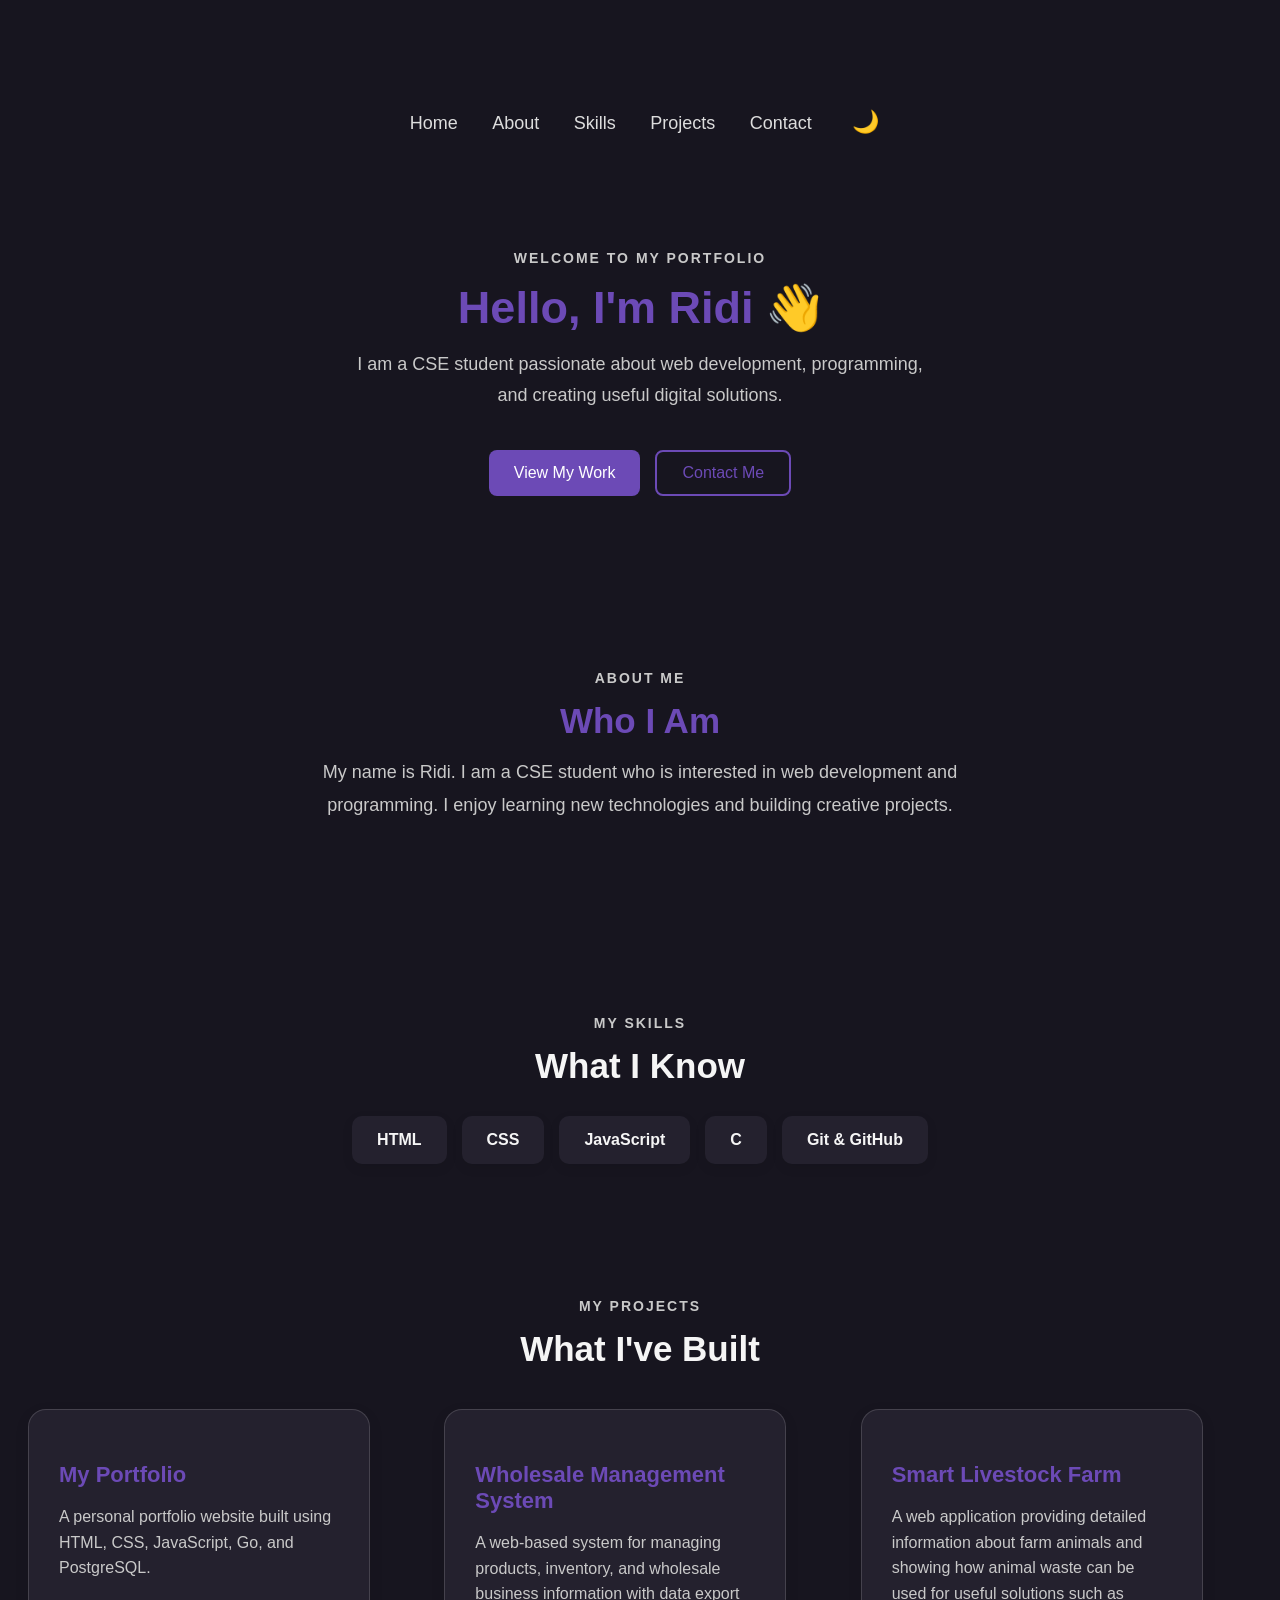
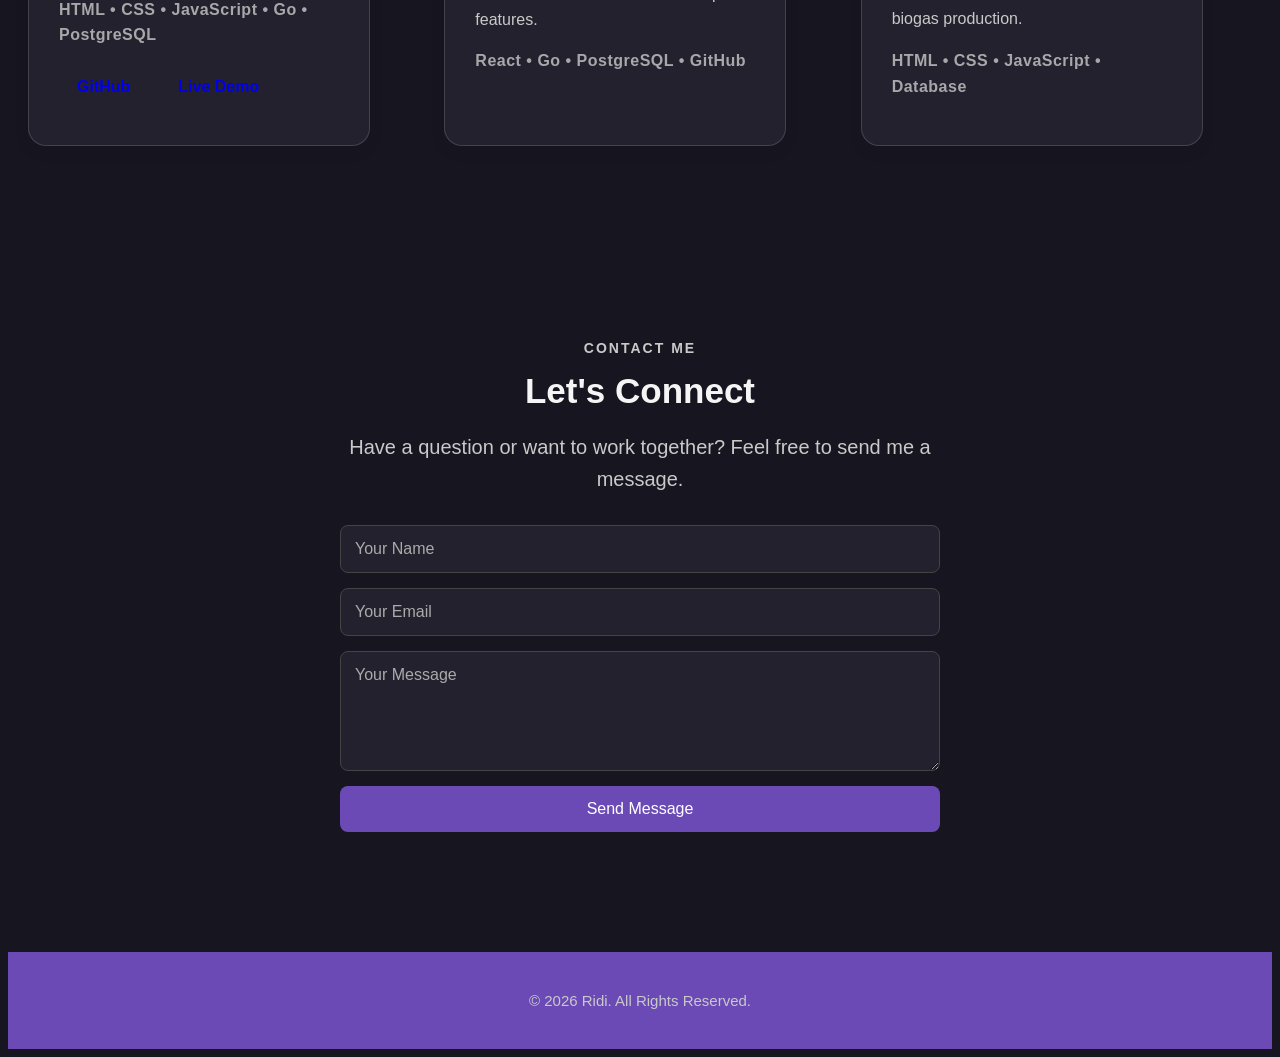
<file: index.html>
<!DOCTYPE html>
<html>

<head>
    <title>Ridi | Portfolio</title>

    <meta name="google-site-verification" content="6RbVvTZ1H9iH-GMom_OSmEiwaVdGhP16iKuYjAvOc1g" />

    <link rel="stylesheet" href="style.css">
</head>

<body>

<nav>
    <a href="#home">Home</a>
    <a href="#about">About</a>
    <a href="#skills">Skills</a>
    <a href="#projects">Projects</a>
    <a href="#contact">Contact</a>
    <button id="themeButton">🌙</button>
</nav>


<!-- HOME SECTION -->
<section class="home" id="home">

    <p class="small-text">WELCOME TO MY PORTFOLIO</p>

    <h1>Hello, I'm <span>Ridi</span> 👋</h1>

    <p class="home-description">
        I am a CSE student passionate about web development,
        programming, and creating useful digital solutions.
    </p>

    <div id="backendData"></div>

    <div class="home-buttons">

        <button onclick="document.getElementById('projects').scrollIntoView({ behavior: 'smooth' })">
            View My Work
        </button>

        <button
            class="contact-button"
            onclick="document.getElementById('contact').scrollIntoView({ behavior: 'smooth' })">
            Contact Me
        </button>

    </div>

</section>


<!-- ABOUT SECTION -->
<section class="about" id="about">

    <p class="small-text">ABOUT ME</p>

    <h2>Who I Am</h2>

    <p>
        My name is Ridi. I am a CSE student who is interested in
        web development and programming. I enjoy learning new
        technologies and building creative projects.
    </p>

</section>


<!-- SKILLS SECTION -->
<section class="skills" id="skills">

    <p class="small-text">MY SKILLS</p>

    <h2>What I Know</h2>

    <div class="skill-list">

        <div class="skill">HTML</div>
        <div class="skill">CSS</div>
        <div class="skill">JavaScript</div>
        <div class="skill">C</div>
        <div class="skill">Git & GitHub</div>

    </div>

</section>


<!-- PROJECTS SECTION -->
<section class="projects" id="projects">

    <p class="small-text">MY PROJECTS</p>

    <h2>What I've Built</h2>

    <div class="project-list">


        <!-- PROJECT 1 -->
        <div class="project-card">

            <h3>My Portfolio</h3>

            <p>
                A personal portfolio website built using HTML, CSS,
                JavaScript, Go, and PostgreSQL.
            </p>

            <p class="project-tech">
                HTML • CSS • JavaScript • Go • PostgreSQL
            </p>

            <div class="project-buttons">

                <a href="https://github.com/hridisanjida-833/my-portfolio" class="project-button" target="_blank">
                    GitHub
                </a>

                <a href="https://hridisanjida-833.github.io/my-portfolio/" class="project-button" target="_blank">
                    Live Demo
                </a>

            </div>

        </div>


        <!-- PROJECT 2 -->
        <div class="project-card">

            <h3>Wholesale Management System</h3>

            <p>
                A web-based system for managing products, inventory,
                and wholesale business information with data export features.
            </p>

            <p class="project-tech">
                React • Go • PostgreSQL • GitHub
            </p>

        </div>


        <!-- PROJECT 3 -->
        <div class="project-card">

            <h3>Smart Livestock Farm</h3>

            <p>
                A web application providing detailed information about
                farm animals and showing how animal waste can be used
                for useful solutions such as biogas production.
            </p>

            <p class="project-tech">
                HTML • CSS • JavaScript • Database
            </p>

        </div>


    </div>

</section>


<!-- CONTACT SECTION -->
<section class="contact" id="contact">

    <p class="small-text">CONTACT ME</p>

    <h2>Let's Connect</h2>

    <p>
        Have a question or want to work together?
        Feel free to send me a message.
    </p>

    <form>

        <input
            type="text"
            id="name"
            placeholder="Your Name"
            required
        >

        <input
            type="email"
            id="email"
            placeholder="Your Email"
            required
        >

        <textarea
            id="message"
            placeholder="Your Message"
            rows="5"
            required
        ></textarea>

        <button type="submit">
            Send Message
        </button>

    </form>

</section>


<!-- FOOTER -->
<footer>

    <p>© 2026 Ridi. All Rights Reserved.</p>

</footer>


<script src="script.js"></script>

</body>
</html>
</file>
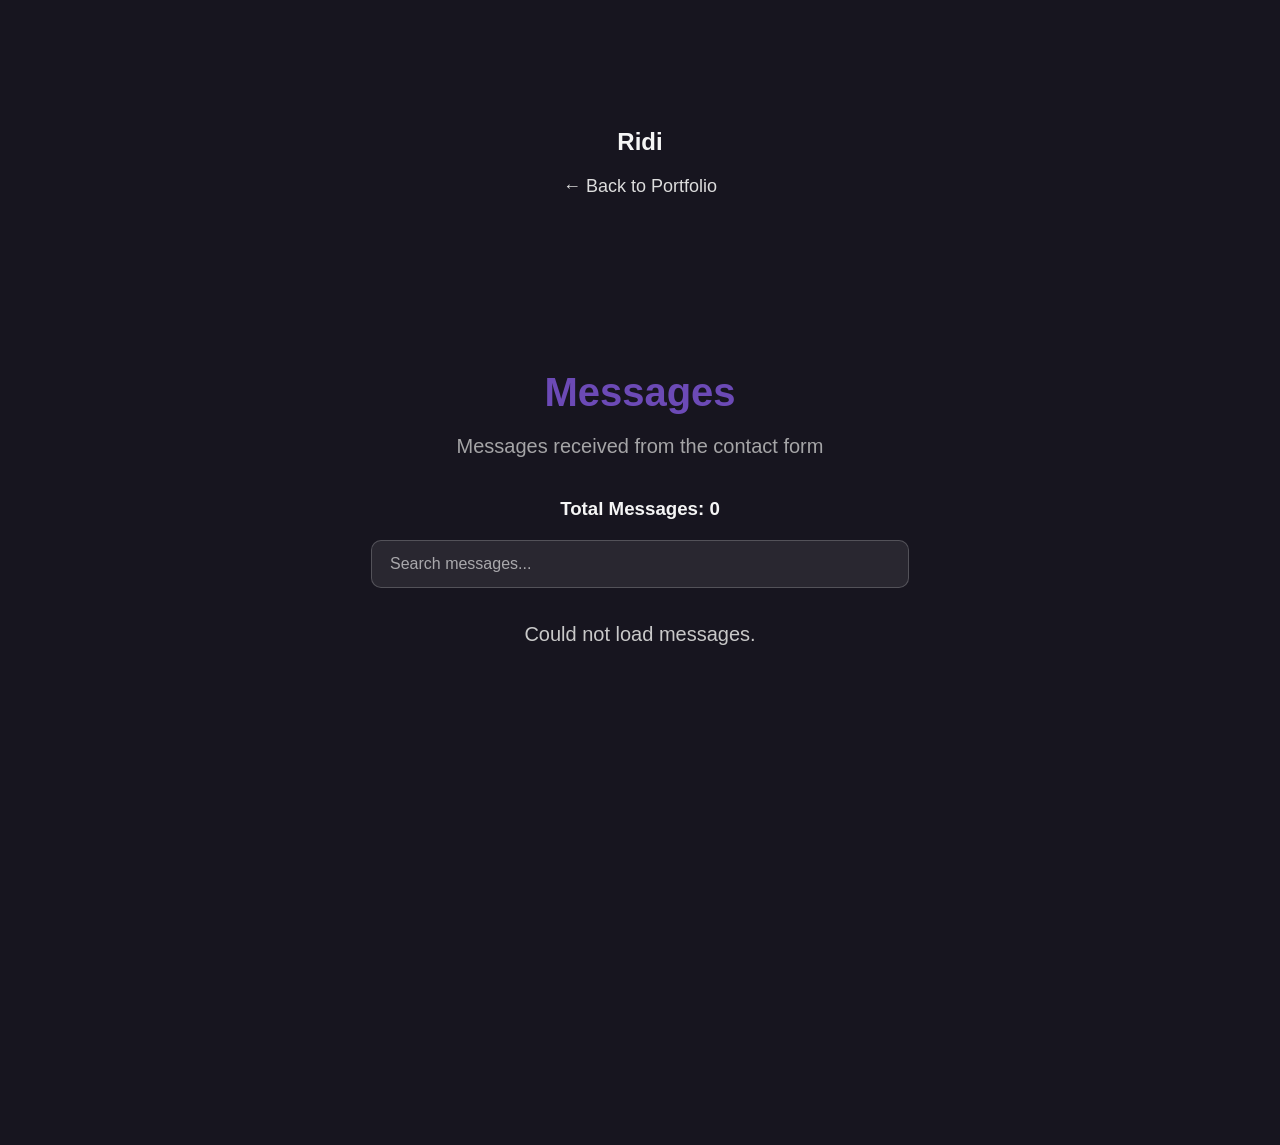
<file: Backend/messages.html>
<!DOCTYPE html>
<html lang="en">
<head>
    <meta charset="UTF-8">
    <meta name="viewport" content="width=device-width, initial-scale=1.0">
    <title>Messages | Ridi</title>
   <link rel="stylesheet" href="../style.css">
</head>

<body>

    <header>
        <nav>
            <h2>Ridi</h2>

           <a href="../index.html">← Back to Portfolio</a>
        </nav>
    </header>

    <main>
        <section class="messages-section">

            <h1>Messages</h1>
            <p>Messages received from the contact form</p>
<h3 id="messageCount">Total Messages: 0</h3>
<input
    type="text"
    id="searchInput"
    placeholder="Search messages..."
>
            <div id="messagesContainer">
                <p>Loading messages...</p>
            </div>

        </section>
    </main>

    <script src="messages.js"></script>

</body>
</html>
</file>
<file: style.css>
html {
    scroll-behavior: smooth;
}

body {
    background-color: #f5f3ff;
    font-family: Arial, sans-serif;
    text-align: center;
    padding-top: 100px;
    color: #222;
    transition: 0.3s;
}

/* Heading */

h1 {
    color: #6c4ab6;
    font-size: 45px;
}

p {
    color: #555;
    font-size: 20px;
}


/* Navigation */

nav {
    margin-bottom: 60px;
}

nav a {
    text-decoration: none;
    color: #555;
    font-size: 18px;
    margin: 0 15px;
}

nav a:hover {
    color: #6c4ab6;
}


/* Theme Button */

#themeButton {
    border: none;
    background: transparent;
    font-size: 22px;
    cursor: pointer;
    margin-left: 15px;
}


/* Home */

.home {
    padding: 40px 20px;
}

.small-text {
    color: #6c4ab6;
    font-size: 14px;
    letter-spacing: 2px;
    font-weight: bold;
}

.home h1 {
    margin: 15px 0;
}

.home h1 span {
    color: #6c4ab6;
}
.home-description {
    max-width: 600px;
    margin: 0 auto;
    line-height: 1.7;
    font-size: 18px;
}

.home button {
    margin-top: 20px;
    padding: 12px 25px;
    border: none;
    border-radius: 8px;
    background-color: #6c4ab6;
    color: white;
    font-size: 16px;
    cursor: pointer;
}

.home-buttons {
    display: flex;
    justify-content: center;
    gap: 15px;
    margin-top: 20px;
}

.contact-button {
    background-color: transparent !important;
    color: #6c4ab6 !important;
    border: 2px solid #6c4ab6 !important;
}

.contact-button:hover {
    background-color: #6c4ab6 !important;
    color: white !important;
}


/* About */

.about {
    max-width: 700px;
    margin: 80px auto;
    padding: 40px 20px;
}

.about h2 {
    font-size: 35px;
    margin: 15px 0;
    color: #6c4ab6;
}

.about > p:last-child {
    color: #666;
    font-size: 18px;
    line-height: 1.8;
    max-width: 650px;
    margin: 0 auto;
}


/* Skills */

.skills {
    padding: 60px 20px;
}

.skills h2 {
    font-size: 35px;
    margin: 15px 0 30px;
}

.skill-list {
    display: flex;
    justify-content: center;
    flex-wrap: wrap;
    gap: 15px;
}

.skill {
    padding: 15px 25px;
    background-color: white;
    border-radius: 10px;
    box-shadow: 0 4px 12px rgba(0, 0, 0, 0.08);
    color: #555;
    font-weight: bold;
    transition: 0.3s;
}

.skill:hover {
    transform: translateY(-5px);
    color: #6c4ab6;
}


/* Projects */

.projects {
    padding: 60px 20px;
}

.projects h2 {
    font-size: 35px;
    margin: 15px 0 35px;
}

.project-list {
    display: flex;
    justify-content: center;
    flex-wrap: wrap;
    gap: 25px;
}

.project-card {
    width: 280px;
    padding: 25px;
    background-color: white;
    border-radius: 15px;
    text-align: left;
    box-shadow: 0 5px 15px rgba(0, 0, 0, 0.08);
    transition: 0.3s;
}

.project-card h3 {
    color: #6c4ab6;
    font-size: 22px;
}

.project-card p {
    font-size: 16px;
    line-height: 1.6;
}

.project-card:hover {
    transform: translateY(-8px);
}


/* Contact */

.contact {
    max-width: 600px;
    margin: 80px auto;
    padding: 40px 20px;
}

.contact h2 {
    font-size: 35px;
    margin: 15px 0;
}

.contact > p:not(.small-text) {
    color: #666;
    line-height: 1.6;
}

.contact form {
    margin-top: 30px;
    display: flex;
    flex-direction: column;
    gap: 15px;
}


.contact input,
.contact textarea {
    padding: 14px;
    border: 1px solid #ddd;
    border-radius: 8px;
    font-size: 16px;
    font-family: Arial, sans-serif;
}

.contact textarea {
    resize: vertical;
}

.contact button {
    padding: 14px;
    border: none;
    border-radius: 8px;
    background-color: #6c4ab6;
    color: white;
    font-size: 16px;
    cursor: pointer;
}

.contact button:hover {
    background-color: #553394;
}


/* Footer */

footer {
    margin-top: 60px;
    padding: 25px;
    background-color: #6c4ab6;
    color: white;
    text-align: center;
}

footer p {
    color: white;
    font-size: 15px;
}


/* ========================= */
/* DARK MODE */
/* ========================= */

body:not(.light-mode) {
    background-color: #17151f;
    color: #f5f5f5;
}

body:not(.light-mode) p {
    color: #c9c9c9;
}

body:not(.light-mode) nav a {
    color: #ddd;
}

body:not(.light-mode) nav a:hover {
    color: #a98bea;
}

body:not(.light-mode) .about > p:last-child {
    color: #c9c9c9;
}

body:not(.light-mode) .contact > p:not(.small-text) {
    color: #c9c9c9;
}

body:not(.light-mode) .skill {
    background-color: #24212e;
    color: #f5f5f5;
}

body:not(.light-mode) .project-card {
    background-color: #24212e;
}

body:not(.light-mode) .project-card p {
    color: #c9c9c9;
}

body:not(.light-mode) .contact input,
body:not(.light-mode) .contact textarea {
    background-color: #24212e;
    color: white;
    border-color: #444;
}

body:not(.light-mode) .contact input::placeholder,
body:not(.light-mode) .contact textarea::placeholder {
    color: #aaa;
}


/* ========================= */
/* LIGHT MODE */
/* ========================= */

body.light-mode {
    background-color: #f5f3ff;
    color: #222;
}

body.light-mode p {
    color: #555;
}

body.light-mode nav a {
    color: #555;
}

body.light-mode nav a:hover {
    color: #6c4ab6;
}

body.light-mode .skill {
    background-color: white;
    color: #555;
}

body.light-mode .project-card {
    background-color: white;
}

body.light-mode .project-card p {
    color: #555;
}

body.light-mode .contact input,
body.light-mode .contact textarea {
    background-color: white;
    color: #222;
    border-color: #ddd;
}
/* ========================= */
/* MOBILE RESPONSIVE */
/* ========================= */

@media (max-width: 600px) {

    body {
        padding-top: 50px;
        .home-buttons {
    flex-direction: column;
    align-items: center;
}

.home-buttons button {
    width: 200px;
}
    }

    nav {
        display: flex;
        flex-wrap: wrap;
        justify-content: center;
        gap: 10px;
        margin-bottom: 30px;
    }

    nav a {
        font-size: 15px;
        margin: 0 5px;
    }

    #themeButton {
        margin-left: 5px;
    }

    .home {
        padding: 30px 15px;
    }

    h1 {
        font-size: 32px;
    }

    .home p {
        font-size: 17px;
    }

    .about,
    .contact {
        margin: 50px auto;
        padding: 30px 15px;
    }

    .about h2,
    .skills h2,
    .projects h2,
    .contact h2 {
        font-size: 28px;
    }

    .skills,
    .projects {
        padding: 40px 15px;
    }

    .project-card {
        width: 100%;
        box-sizing: border-box;
    }

    .skill {
        padding: 12px 18px;
    }
}
/* ========================= */
/* SIMPLE ANIMATIONS */
/* ========================= */

.home {
    animation: fadeIn 1s ease-in-out;
}

.project-card,
.skill {
    animation: fadeUp 0.8s ease-in-out;
}

@keyframes fadeIn {
    from {
        opacity: 0;
        transform: translateY(20px);
    }

    to {
        opacity: 1;
        transform: translateY(0);
    }
}

@keyframes fadeUp {
    from {
        opacity: 0;
        transform: translateY(15px);
    }

    to {
        opacity: 1;
        transform: translateY(0);
    }
}
.messages-section {
    min-height: 80vh;
    padding: 80px 10%;
    text-align: center;
}

.messages-section h1 {
    font-size: 40px;
    margin-bottom: 10px;
}

.messages-section > p {
    margin-bottom: 40px;
    opacity: 0.8;
}

#messagesContainer {
    max-width: 800px;
    margin: auto;
}

.message-card {
    text-align: left;
    padding: 25px;
    margin-bottom: 20px;
    border-radius: 15px;
    background: rgba(255, 255, 255, 0.08);
    border: 1px solid rgba(255, 255, 255, 0.15);
    box-shadow: 0 8px 25px rgba(0, 0, 0, 0.2);
}

.message-card h3 {
    margin-bottom: 12px;
}

.message-card p {
    margin: 8px 0;
}
.message-card button {
    margin-top: 15px;
    padding: 10px 18px;
    border: none;
    border-radius: 8px;
    cursor: pointer;
    font-weight: bold;
}
#searchInput {
    width: 100%;
    max-width: 500px;
    padding: 14px 18px;
    margin: 20px auto 35px;
    display: block;
    border: 1px solid rgba(255, 255, 255, 0.2);
    border-radius: 10px;
    background: rgba(255, 255, 255, 0.08);
    color: white;
    font-size: 16px;
    outline: none;
}

#searchInput::placeholder {
    color: rgba(255, 255, 255, 0.6);
}

#searchInput:focus {
    border-color: #a855f7;
    box-shadow: 0 0 10px rgba(168, 85, 247, 0.3);
}
.message-card {
    position: relative;
    transition: 0.3s ease;
}

.message-card:hover {
    transform: translateY(-3px);
}

.message-card h3 {
    font-size: 22px;
    margin-bottom: 15px;
}

.message-card p {
    line-height: 1.6;
}
.project-tech {
    margin-top: 15px;
    font-size: 14px;
    font-weight: bold;
    opacity: 0.8;
    letter-spacing: 0.5px;
}
.project-list {
    display: grid;
    grid-template-columns: repeat(3, 1fr);
    gap: 25px;
    margin-top: 40px;
}

.project-card {
    padding: 30px;
    border-radius: 18px;
    background: rgba(255, 255, 255, 0.08);
    border: 1px solid rgba(255, 255, 255, 0.15);
    transition: 0.3s ease;
}

.project-card:hover {
    transform: translateY(-8px);
}

.project-card h3 {
    margin-bottom: 15px;
    font-size: 22px;
}

.project-card p {
    line-height: 1.6;
}
@media (max-width: 900px) {
    .project-list {
        grid-template-columns: 1fr;
    }
}
.project-buttons {
    display: flex;
    gap: 12px;
    margin-top: 20px;
}

.project-button {
    display: inline-block;
    padding: 10px 18px;
    border-radius: 8px;
    text-decoration: none;
    font-weight: bold;
    transition: 0.3s ease;
}

.project-button:hover {
    transform: translateY(-2px);
}
</file>
